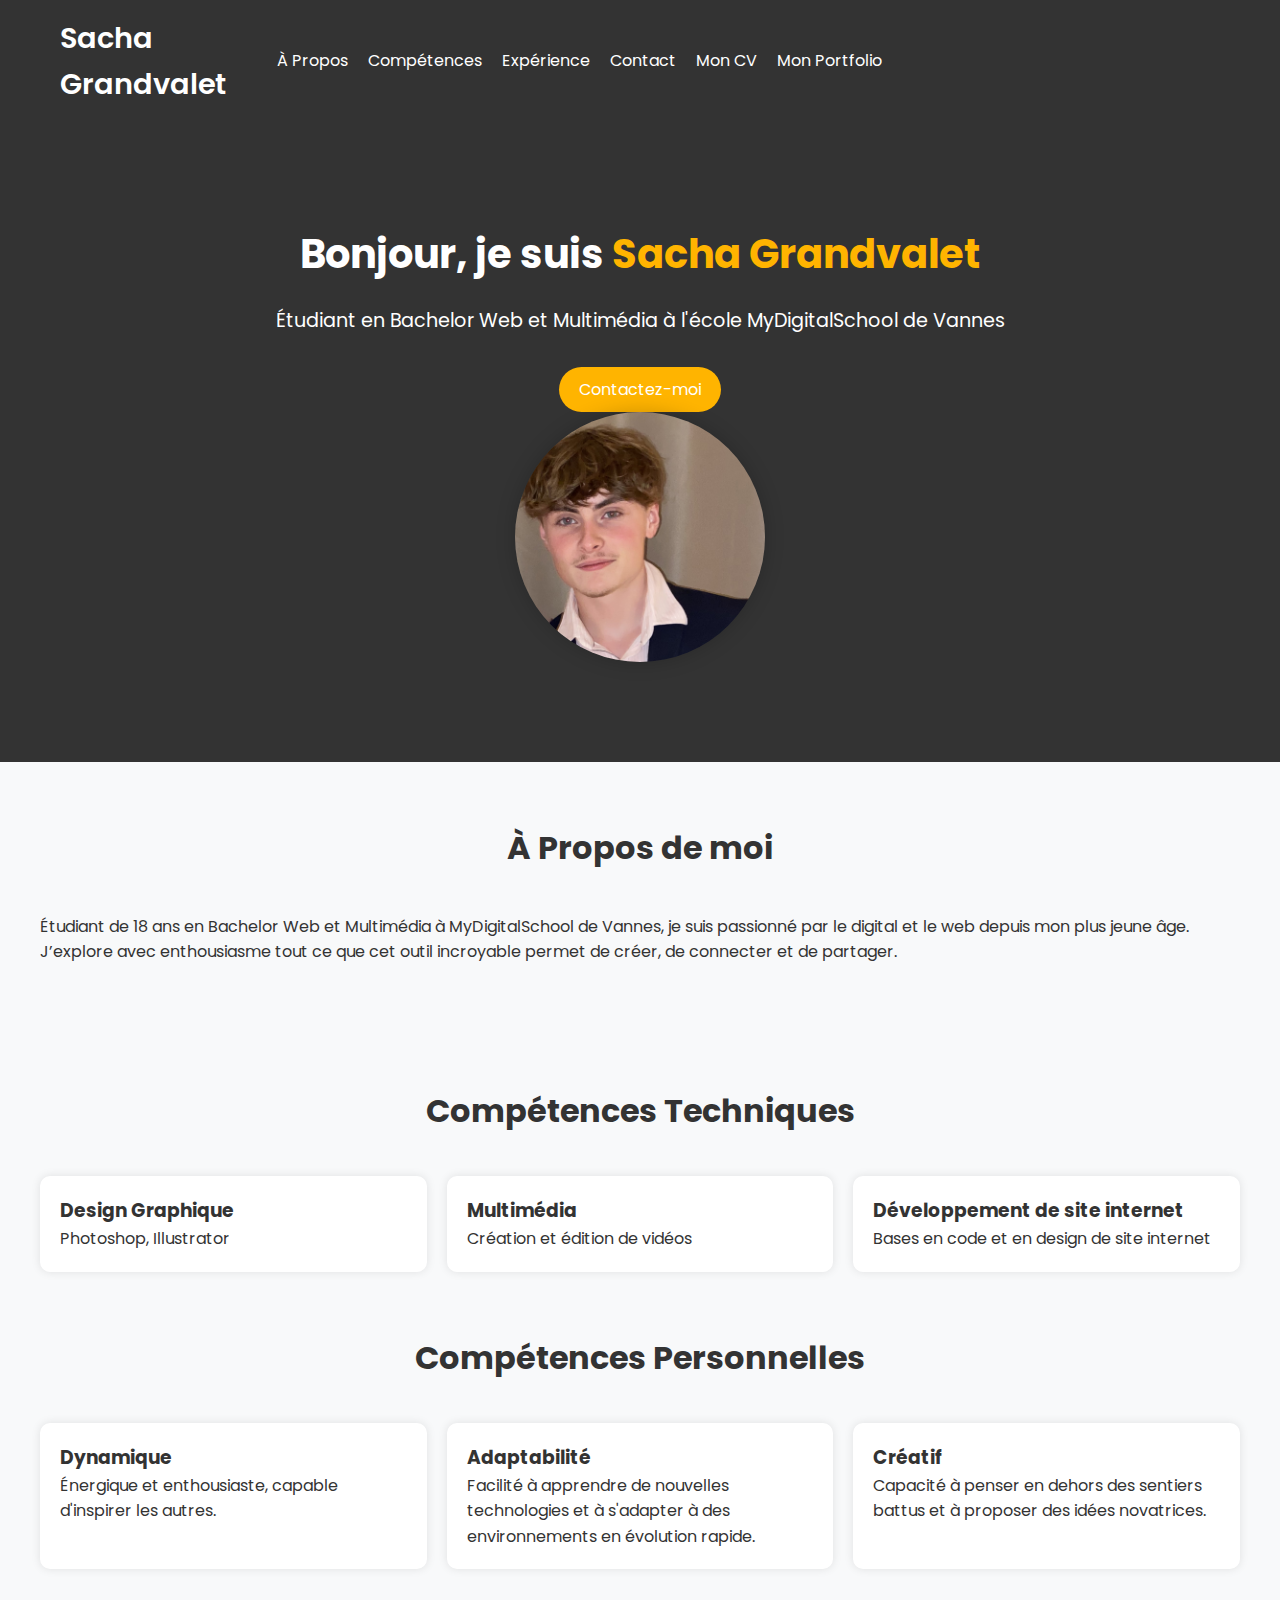
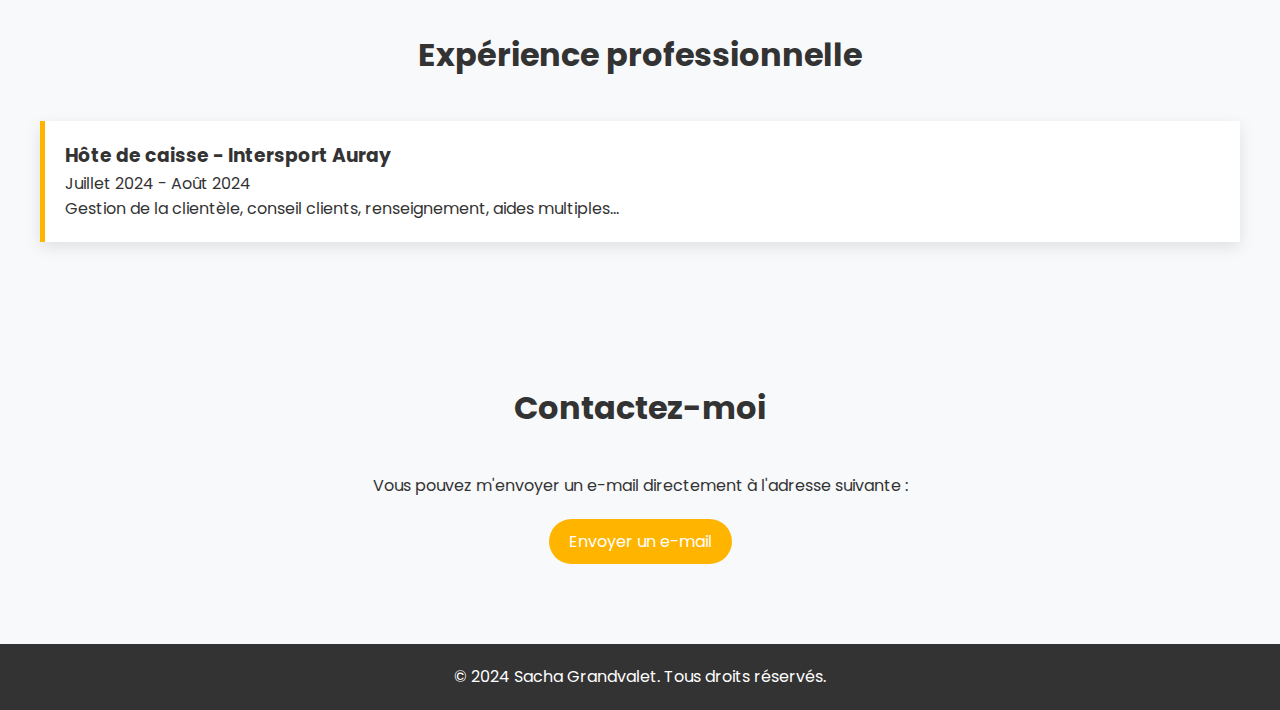
<file: index.html>
<!DOCTYPE html>
<html lang="fr">
<head>
    <meta charset="UTF-8">
    <meta name="viewport" content="width=device-width, initial-scale=1.0">
    <meta name="description" content="Portfolio professionnel de Sacha Grandvalet. Découvrez mon parcours, mes compétences et comment me contacter.">
    <title>Sacha Grandvalet | Etudiant en Digital</title>
    <link rel="stylesheet" href="styles.css">
    <link href="https://fonts.googleapis.com/css2?family=Poppins:wght@300;400;600&display=swap" rel="stylesheet">
</head>
<body>
    <header>
        <nav>
            <div class="logo">Sacha Grandvalet</div>
            <button class="hamburger" id="hamburger">
                &#9776; <!-- Icône hamburger -->
            </button>
            <ul class="nav-links" id="nav-links">
                <li><a href="#about">À Propos</a></li>
                <li><a href="#skills">Compétences</a></li>
                <li><a href="#experience">Expérience</a></li>
                <li><a href="#contact">Contact</a></li>
                <li><a href="cv.html">Mon CV</a></li>
                <li><a href="pf.html">Mon Portfolio</a></li>
            </ul>
        </nav>
    </header>

    <section id="hero">
        <div class="container">
            <div class="hero-text">
                <h1>Bonjour, je suis <span>Sacha Grandvalet</span></h1>
                <p>Étudiant en Bachelor Web et Multimédia à l'école MyDigitalSchool de Vannes</p>
                <a href="#contact" class="btn">Contactez-moi</a>
            </div>
            <div class="hero-image">
                <img src="pplinkdin.jpg" alt="Photo de Sacha Grandvalet">
            </div>
        </div>
    </section>

    <section id="about">
        <div class="container">
            <h2>À Propos de moi</h2>
            <p>Étudiant de 18 ans en Bachelor Web et Multimédia à MyDigitalSchool de Vannes, je suis passionné par le digital et le web depuis mon plus jeune âge. J’explore avec enthousiasme tout ce que cet outil incroyable permet de créer, de connecter et de partager.</p>
        </div>
    </section>

    <section id="skills">
        <div class="container">
            <h2>Compétences Techniques</h2>
            <div class="skills-grid">
                <div class="skill-item">
                    <h3>Design Graphique</h3>
                    <p>Photoshop, Illustrator</p>
                </div>
                <div class="skill-item">
                    <h3>Multimédia</h3>
                    <p>Création et édition de vidéos</p>
                </div>
                <div class="skill-item">
                    <h3>Développement de site internet</h3>
                    <p>Bases en code et en design de site internet</p>
                </div>
            </div>
        </div>
    </section>

    <section id="personal-skills">
        <div class="container">
            <h2>Compétences Personnelles</h2>
            <div class="skills-grid">
                <div class="skill-item">
                    <h3>Dynamique</h3>
                    <p>Énergique et enthousiaste, capable d'inspirer les autres.</p>
                </div>
                <div class="skill-item">
                    <h3>Adaptabilité</h3>
                    <p>Facilité à apprendre de nouvelles technologies et à s'adapter à des environnements en évolution rapide.</p>
                </div>
                <div class="skill-item">
                    <h3>Créatif</h3>
                    <p>Capacité à penser en dehors des sentiers battus et à proposer des idées novatrices.</p>
                </div>
            </div>
        </div>
    </section>

    <section id="experience">
        <div class="container">
            <h2>Expérience professionnelle</h2>
            <div class="experience-item">
                <h3>Hôte de caisse - <span>Intersport Auray</span></h3>
                <p>Juillet 2024 - Août 2024</p>
                <p>Gestion de la clientèle, conseil clients, renseignement, aides multiples...</p>
            </div>
        </div>
    </section>

    <section id="contact">
        <div class="container">
            <h2>Contactez-moi</h2>
            <p>Vous pouvez m'envoyer un e-mail directement à l'adresse suivante :</p>
            <a href="mailto:sacha.grandvalet@gmail.com" class="btn">Envoyer un e-mail</a>
            <div id="message-result"></div>
        </div>
    </section>

    <footer>
        <div class="container">
            <p>© 2024 Sacha Grandvalet. Tous droits réservés.</p>
        </div>
    </footer>

    <script src="script.js"></script>
</body>
</html>
</file>
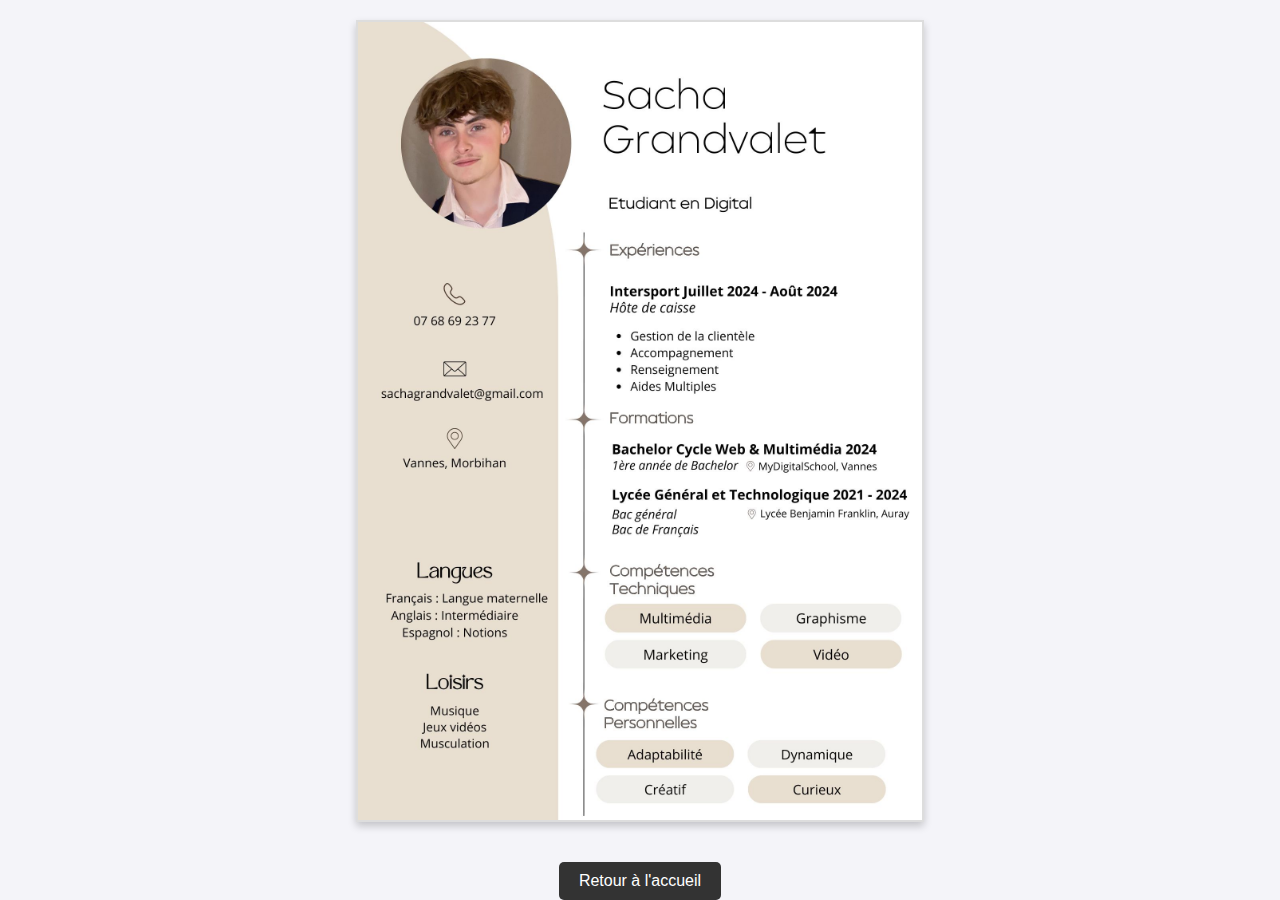
<file: cv.html>
<!DOCTYPE html>
<html lang="fr">
<head>
    <meta charset="UTF-8">
    <meta name="viewport" content="width=device-width, initial-scale=1.0">
    <title>Mon CV</title>
    <style>
        /* Style de base pour la page */
        * {
            margin: 0;
            padding: 0;
            box-sizing: border-box;
        }

        body {
            display: flex;
            flex-direction: column;
            align-items: center;
            justify-content: center;
            height: 100vh;
            background-color: #f4f4f9;
            font-family: Arial, sans-serif;
        }

        /* Style pour l'image du CV */
        .cv-container {
            width: 100%;
            max-width: 800px;
            display: flex;
            align-items: center;
            justify-content: center;
            overflow: hidden;
            padding: 20px;
        }

        .cv-image {
            max-width: 100%;
            max-height: 100%;
            border: 2px solid #ddd;
            box-shadow: 0 4px 8px rgba(0, 0, 0, 0.2);
        }

        /* Style pour le bouton retour à l'accueil */
        .home-button {
            margin-top: 20px;
            padding: 10px 20px;
            font-size: 1em;
            color: #ffffff;
            background-color: #333;
            border: none;
            border-radius: 5px;
            cursor: pointer;
            text-decoration: none;
            transition: background-color 0.3s ease;
        }

        .home-button:hover {
            background-color: #555;
        }
    </style>
</head>
<body>
    <div class="cv-container">
        
        <img src="cv2025.jpg" alt="Mon CV" class="cv-image">
    </div>

    <!-- Bouton retour à l'accueil -->
    <a href="index.html" class="home-button">Retour à l'accueil</a>
</body>
</html>
</file>
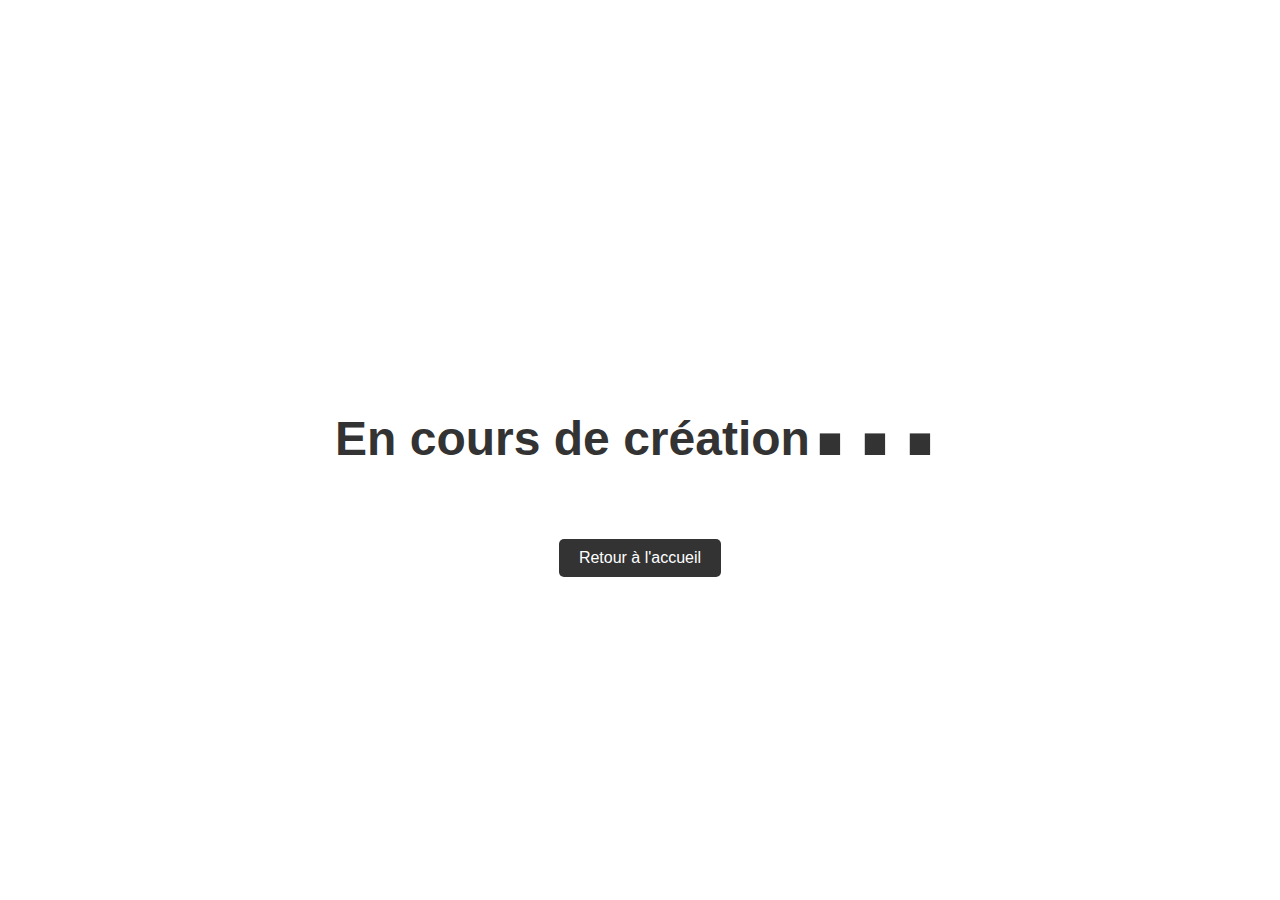
<file: pf.html>
<!DOCTYPE html>
<html lang="fr">
<head>
    <meta charset="UTF-8">
    <meta name="viewport" content="width=device-width, initial-scale=1.0">
    <title>En cours de création</title>
    <style>
        /* Style de base */
        * {
            margin: 0;
            padding: 0;
            box-sizing: border-box;
        }

        body {
            display: flex;
            align-items: center;
            justify-content: center;
            flex-direction: column;
            height: 100vh;
            background-color: #ffffff;
            font-family: Arial, sans-serif;
            color: #333;
        }

        /* Texte principal */
        h1 {
            font-size: 3em;
            font-weight: bold;
            text-align: center;
            margin-bottom: 20px;
        }

        /* Animation des trois petits points */
        .loading-dots {
            display: inline-block;
            font-size: 3em;
            letter-spacing: 5px;
        }

        .loading-dots span {
            animation: blink 1.4s infinite steps(1, end);
        }

        .loading-dots span:nth-child(2) {
            animation-delay: 0.2s;
        }

        .loading-dots span:nth-child(3) {
            animation-delay: 0.4s;
        }

        @keyframes blink {
            0%, 20%, 100% { color: transparent; }
            40% { color: #333; }
        }

        /* Bouton retour à l'accueil */
        .home-button {
            margin-top: 30px;
            padding: 10px 20px;
            font-size: 1em;
            color: #ffffff;
            background-color: #333;
            border: none;
            border-radius: 5px;
            cursor: pointer;
            transition: background-color 0.3s ease;
            text-decoration: none;
        }

        .home-button:hover {
            background-color: #555;
        }
    </style>
</head>
<body>
    <h1>En cours de création<span class="loading-dots"><span>.</span><span>.</span><span>.</span></span></h1>
    <!-- Bouton retour à l'accueil -->
    <a href="index.html" class="home-button">Retour à l'accueil</a>
</body>
</html>
</file>
<file: styles.css>
* {
    margin: 0;
    padding: 0;
    box-sizing: border-box;
}

body {
    font-family: 'Poppins', sans-serif;
    background-color: #f8f9fa;
    color: #333;
    line-height: 1.6;
}

header {
    background-color: #333;
    color: #fff;
    padding: 15px 0;
    position: relative;
}

header nav {
    display: flex;
    justify-content: space-between;
    align-items: center;
    max-width: 1200px;
    margin: 0 auto;
    padding: 0 20px; /* Ajout de padding pour les bords */
}

header .logo {
    font-size: 1.8rem;
    font-weight: 600;
}

.hamburger {
    display: none; /* Masquer le bouton hamburger par défaut */
    font-size: 2rem; /* Augmente la taille du bouton hamburger */
    background: none;
    border: none;
    color: #fff;
    cursor: pointer;
    margin-left: 20px; /* Ajoute un peu d'espace */
}

.nav-links {
    display: flex; /* Afficher les liens de navigation */
    gap: 20px;
    list-style: none;
}

.nav-links li {
    display: inline; /* Pour les écrans plus grands */
}

.nav-links li a {
    color: #fff;
    text-decoration: none;
    font-weight: 400;
    transition: color 0.3s ease;
}

.nav-links li a:hover {
    color: #ffb400;
}

#hero {
    background-color: #333;
    color: #fff;
    padding: 100px 20px;
    display: flex;
    flex-direction: column;
    align-items: center;
    text-align: center;
}

.container {
    max-width: 1200px;
    margin: 0 auto;
}

.hero-text {
    flex: 1;
}

.hero-text h1 {
    font-size: 2.5rem;
    margin-bottom: 20px;
}

.hero-text span {
    color: #ffb400;
}

.hero-text p {
    font-size: 1.2rem;
    margin-bottom: 30px;
}

.hero-image {
    flex: 1;
    display: flex;
    justify-content: center;
}

.hero-image img {
    width: 250px;
    height: 250px;
    border-radius: 50%;
    box-shadow: 0px 0px 20px rgba(0, 0, 0, 0.2);
    object-fit: cover;
}

.btn {
    display: inline-block;
    padding: 10px 20px;
    background-color: #ffb400;
    color: #fff;
    text-decoration: none;
    font-size: 1rem;
    border-radius: 50px;
    transition: background-color 0.3s ease;
}

.btn:hover {
    background-color: #e69500;
}

#about, #skills, #experience, #contact {
    padding: 60px 20px;
}

h2 {
    font-size: 2rem;
    text-align: center;
    margin-bottom: 40px;
}

.skills-grid {
    display: flex;
    flex-wrap: wrap;
    gap: 20px;
    justify-content: center;
}

.skill-item {
    background: #fff;
    padding: 20px;
    border-radius: 10px;
    box-shadow: 0 0 10px rgba(0, 0, 0, 0.1);
    flex: 1 1 30%;
}

footer {
    background-color: #333;
    color: #fff;
    padding: 20px 0;
    text-align: center;
}

/* Style pour le menu sur mobile */
.hamburger {
    display: block; /* Affiche le bouton hamburger sur mobile */
}

#nav-links {
    display: none; /* Masquer le menu par défaut */
    flex-direction: column; /* Afficher les éléments en colonne */
    background-color: #333; /* Couleur de fond pour le menu */
    position: absolute; /* Positionner le menu */
    top: 60px; /* Distance du haut de l'écran */
    left: 0;
    width: 100%;
    z-index: 1000; /* S'assurer que le menu est au-dessus des autres éléments */
}

#nav-links li {
    margin: 10px 0; /* Espacement entre les éléments */
}

#nav-links.show {
    display: flex; /* Afficher le menu quand il est activé */
}

@media (min-width: 768px) {
    .hamburger {
        display: none; /* Masquer le hamburger sur les écrans plus larges */
    }

    .nav-links {
        display: flex; /* Afficher le menu sous forme de ligne */
        position: static; /* Réinitialiser la position pour les écrans plus larges */
        background-color: transparent; /* Fond transparent pour les écrans plus larges */
        flex-direction: row; /* Éléments en ligne */
    }

    #nav-links {
        display: flex; /* Affiche le menu directement sur les écrans plus larges */
        position: static; /* Réinitialiser la position */
        flex-direction: row; /* Éléments en ligne */
    }
}

#contact {
    padding: 60px 20px;
    text-align: center; /* Centrer le texte */
}

#contact .btn {
    display: inline-block; /* S'assurer que le bouton est bien affiché */
    margin: 20px auto; /* Centrer le bouton */
}

.experience-item {
    background-color: #fff;
    padding: 20px;
    margin-bottom: 20px;
    box-shadow: 0 5px 15px rgba(0, 0, 0, 0.1);
    border-left: 5px solid #ffb400;
}
</file>
